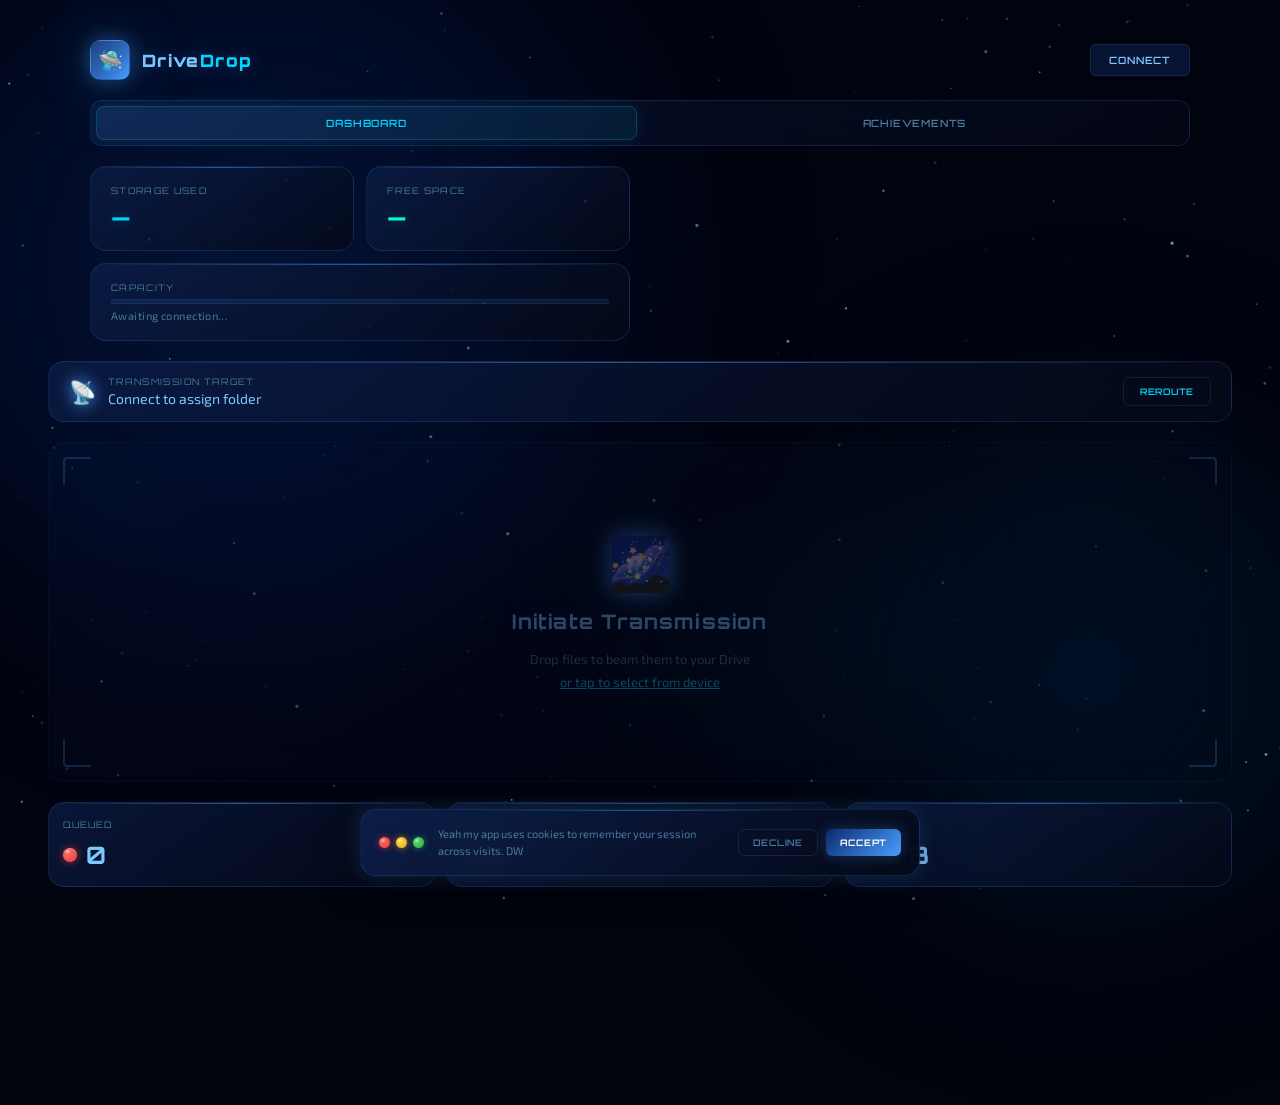
<file: index.html>
<!DOCTYPE html>
<html lang="en">
<head>
  <meta charset="UTF-8"/>
  <meta name="viewport" content="width=device-width, initial-scale=1.0"/>
  <title>DriveDrop — Interstellar</title>
  <link href="https://fonts.googleapis.com/css2?family=Orbitron:wght@400;600;700;900&family=Exo+2:wght@300;400;500&display=swap" rel="stylesheet"/>
  <link rel="stylesheet" href="style.css"/>
</head>
<body>

<canvas id="starfield"></canvas>
<div class="nebula nebula-1"></div>
<div class="nebula nebula-2"></div>
<div class="nebula nebula-3"></div>

<div class="app">

  <header>
    <div class="logo">
      <div class="logo-icon">🛸</div>
      <div class="logo-text">Drive<span>Drop</span></div>
    </div>
    <button id="authBtn" onclick="handleAuth()">Connect</button>
  </header>
<div class="tab-bar">
    <button class="tab-btn active" onclick="switchTab('dashboard')">Dashboard</button>
    <button class="tab-btn" onclick="switchTab('achievements')">
      Achievements
      <span class="tab-badge hidden" id="achievementBadge">0</span>
    </button>
</div>
 <div id="tabDashboard" class="tab-content"> 
  <div class="info-grid">
    <div class="info-card panel">
      <div class="info-label">Storage Used</div>
      <div class="info-value accent" id="infoUsed">—</div>
    </div>
    <div class="info-card panel">
      <div class="info-label">Free Space</div>
      <div class="info-value green" id="infoFree">—</div>
    </div>
    <div class="info-card wide panel">
      <div class="info-label">Capacity</div>
      <div class="storage-bar-wrap"><div class="storage-bar-fill" id="storageBar" style="width:0%"></div></div>
      <div class="storage-text" id="storageText">Awaiting connection…</div>
    </div>
  </div>
 </div>
  <div id="tabAchievements" class="tab-content hidden">
    <div class="achievements-header">
      <div class="ach-title-row">
        <div class="ach-main-title">Mission Logs</div>
        <div class="ach-progress-pill" id="achProgressPill">0 / 0 Unlocked</div>
      </div>
      <div class="ach-progress-bar-wrap">
        <div class="ach-progress-bar-fill" id="achProgressBar" style="width:0%"></div>
      </div>
    </div>
    <div class="ach-category-label">Upload Milestones</div>
    <div class="ach-grid" id="achGridMilestones"></div>
    <div class="ach-category-label">Data Volume</div>
    <div class="ach-grid" id="achGridData"></div>
    <div class="ach-category-label">Fun & Quirky</div>
    <div class="ach-grid" id="achGridFun"></div>
  </div>
  <div class="folder-bar panel">
    <div class="folder-left">
      <div class="folder-emoji">📡</div>
      <div class="folder-info">
        <div class="folder-label">Transmission Target</div>
        <div class="folder-name" id="folderName">Connect to assign folder</div>
      </div>
    </div>
    <button class="folder-change-btn" onclick="openFolderModal()">Reroute</button>
  </div>

  <div class="dropzone-wrapper">
    <div id="dropzone" class="disabled"
         ondragover="onDragOver(event)" ondragleave="onDragLeave()" ondrop="onDrop(event)">
      <div class="warp-ring"></div>
      <div class="warp-ring"></div>
      <div class="warp-ring"></div>
      <div class="drop-corner-tr"></div>
      <div class="drop-corner-bl"></div>
      <div class="drop-inner-glow"></div>
      <div class="drop-icon">🌌</div>
      <div class="drop-title">Initiate Transmission</div>
      <div class="drop-sub">
        Drop files to beam them to your Drive<br/>
        <span class="drop-browse">or tap to select from device</span>
      </div>
        <label id="fileLabel" style="position:absolute;inset:0;cursor:pointer;z-index:1;">
            <input type="file" id="fileInput" multiple onchange="onFileSelect(event)" style="display:none"/>
        </label>
    </div>
  </div>

  <div class="stats-row">
    <div class="stat-card panel">
      <div class="stat-label">Queued</div>
      <div class="stat-dot-row">
        <div class="stat-dot red"></div>
        <div class="stat-value" id="statQueued">0</div>
      </div>
    </div>
    <div class="stat-card panel">
      <div class="stat-label">Beamed</div>
      <div class="stat-dot-row">
        <div class="stat-dot green"></div>
        <div class="stat-value" id="statDone">0</div>
      </div>
    </div>
    <div class="stat-card panel">
      <div class="stat-label">Data</div>
      <div class="stat-dot-row">
        <div class="stat-dot yellow"></div>
        <div class="stat-value" id="statSize">0 B</div>
      </div>
    </div>
  </div>

  <div class="queue-wrapper hidden" id="queueWrapper">
    <div class="queue-header">— Transmission Log —</div>
    <div id="fileList"></div>
  </div>

</div>

<footer class="site-footer">
  <div class="footer-left">
    <div class="footer-logo">
      <div class="footer-logo-icon">🛸</div>
      <div class="footer-logo-text">Drive<span>Drop</span></div>
    </div>
    <div class="footer-made">
      Made with <span class="footer-heart">♥</span> by Harsh
    </div>
  </div>

  <div class="footer-divider"></div>

  <div class="footer-right">
    <div class="footer-right-label">Info</div>
    <div class="footer-links">
      <a class="footer-link" href="privacy-policy.html" target="_blank" rel="noopener">
        <svg xmlns="http://www.w3.org/2000/svg" width="13" height="13" viewBox="0 0 24 24" fill="none" stroke="currentColor" stroke-width="2" stroke-linecap="round" stroke-linejoin="round">
          <path d="M12 22s8-4 8-10V5l-8-3-8 3v7c0 6 8 10 8 10z"/>
        </svg>
        Privacy Policy
      </a>
      <a class="footer-link" href="mailto:harshch2208t@gmail.com">
        <svg xmlns="http://www.w3.org/2000/svg" width="13" height="13" viewBox="0 0 24 24" fill="none" stroke="currentColor" stroke-width="2" stroke-linecap="round" stroke-linejoin="round">
          <rect x="2" y="4" width="20" height="16" rx="2"/>
          <path d="m22 7-8.97 5.7a1.94 1.94 0 0 1-2.06 0L2 7"/>
        </svg>
        harshch2208t@gmail.com
      </a>
      <a class="footer-link" href="https://github.com/harshc01/driveDrop" target="_blank" rel="noopener">
        <svg xmlns="http://www.w3.org/2000/svg" width="13" height="13" viewBox="0 0 24 24" fill="none" stroke="currentColor" stroke-width="2" stroke-linecap="round" stroke-linejoin="round">
          <path d="M9 19c-5 1.5-5-2.5-7-3m14 6v-3.87a3.37 3.37 0 0 0-.94-2.61c3.14-.35 6.44-1.54 6.44-7A5.44 5.44 0 0 0 20 4.77 5.07 5.07 0 0 0 19.91 1S18.73.65 16 2.48a13.38 13.38 0 0 0-7 0C6.27.65 5.09 1 5.09 1A5.07 5.07 0 0 0 5 4.77a5.44 5.44 0 0 0-1.5 3.78c0 5.42 3.3 6.61 6.44 7A3.37 3.37 0 0 0 9 18.13V22"/>
        </svg>
        Contribute on GitHub
      </a>
    </div>
  </div>
</footer>

<div class="modal-overlay" id="folderModal" onclick="closeFolderModalOutside(event)">
  <div class="modal">
    <div class="modal-title">Select Transmission Target</div>
    <div class="modal-sub">Create a new folder or pick an existing one in your Drive.</div>
    <div class="modal-input-row">
      <input class="modal-input" id="newFolderInput" type="text" placeholder="New folder name…"/>
      <button class="modal-create-btn" onclick="createAndSelectFolder()">Create</button>
    </div>
    <div class="modal-divider">or existing</div>
    <div class="folder-list" id="folderList">
      <div class="folder-list-placeholder">Scanning Drive…</div>
    </div>
    <button class="modal-cancel" onclick="closeFolderModal()">Abort</button>
  </div>
</div>

  <div class="achievement-unlock-overlay" id="achievementOverlay">
  <div class="achievement-unlock-box">
    <div class="aub-stars">
      <div class="aub-star s1">✦</div>
      <div class="aub-star s2">✦</div>
      <div class="aub-star s3">✦</div>
      <div class="aub-star s4">✦</div>
      <div class="aub-star s5">✦</div>
    </div>
    <div class="aub-label">Achievement Unlocked</div>
    <div class="aub-icon" id="aubIcon">🛸</div>
    <div class="aub-name" id="aubName"></div>
    <div class="aub-desc" id="aubDesc"></div>
    <div class="aub-glow"></div>
    <button class="aub-close" onclick="closeAchievementOverlay()">Continue Mission</button>
  </div>
  </div>
  
<div id="toast"></div>

 <div class="cookie-bar" id="cookieBar">
  <div class="cookie-lights">
    <span class="cookie-dot red"></span>
    <span class="cookie-dot yellow"></span>
    <span class="cookie-dot green"></span>
  </div>
  <p class="cookie-text">Yeah my app uses cookies to remember your session across visits. DW</p>
  <div class="cookie-actions">
    <button class="cookie-decline" onclick="declineCookies()">Decline</button>
    <button class="cookie-accept" onclick="acceptCookies()">Accept</button>
  </div>
 </div>
<script src="https://accounts.google.com/gsi/client" async defer></script>
<script src="app.js"></script>
</body>
</html>
</file>
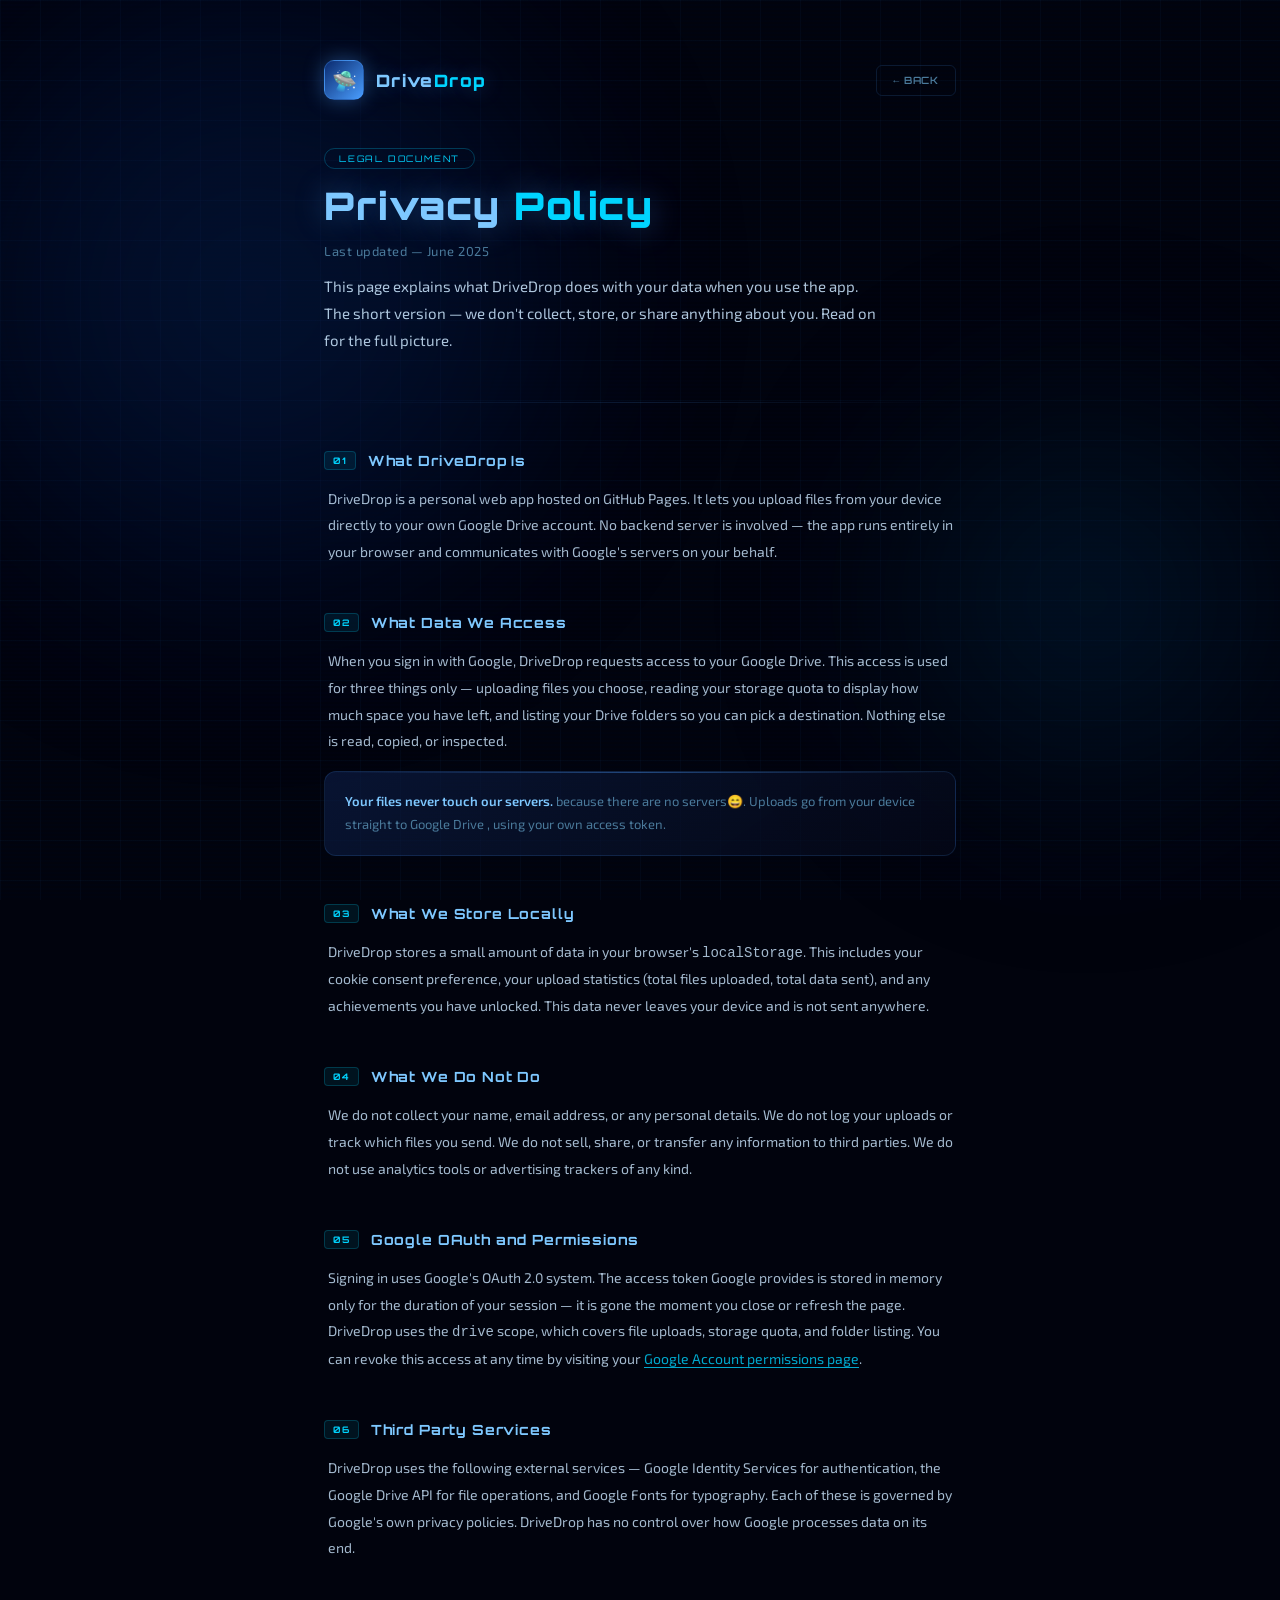
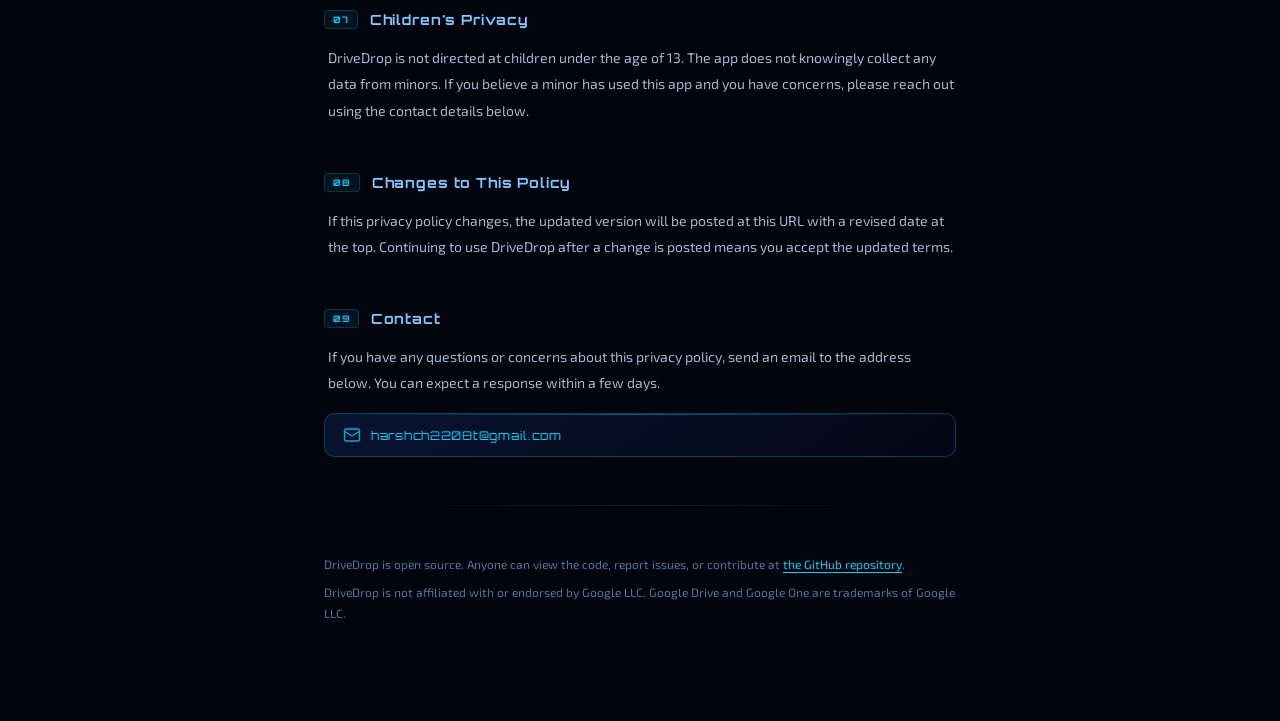
<file: privacy-policy.html>
<!DOCTYPE html>
<html lang="en">
<head>
  <meta charset="UTF-8"/>
  <meta name="viewport" content="width=device-width, initial-scale=1.0"/>
  <title>Privacy Policy — DriveDrop</title>
  <link href="https://fonts.googleapis.com/css2?family=Orbitron:wght@400;600;700;900&family=Exo+2:wght@300;400;500&display=swap" rel="stylesheet"/>
  <style>
    *, *::before, *::after { box-sizing: border-box; margin: 0; padding: 0; }

    :root {
      --space:   #01030d;
      --nebula2: #0a2a6e;
      --star:    #4a9eff;
      --starlit: #7ec8ff;
      --aurora:  #00d4ff;
      --text:    #cde8ff;
      --muted:   #4a7a9b;
      --border:  rgba(74,158,255,0.15);
      --glow-sm: rgba(74,158,255,0.25);
      --glow-md: rgba(74,158,255,0.4);
    }

    html, body {
      min-height: 100%;
      background: var(--space);
      color: var(--text);
      font-family: 'Exo 2', sans-serif;
      overflow-x: hidden;
    }

    body::before {
      content: '';
      position: fixed;
      inset: 0;
      background-image:
        linear-gradient(rgba(74,158,255,0.04) 1px, transparent 1px),
        linear-gradient(90deg, rgba(74,158,255,0.04) 1px, transparent 1px);
      background-size: 40px 40px;
      pointer-events: none;
      z-index: 0;
    }

    .nebula {
      position: fixed;
      pointer-events: none;
      z-index: 0;
      border-radius: 50%;
      filter: blur(80px);
      opacity: 0.3;
    }

    .nebula-1 {
      width: 60vw; height: 60vw;
      top: -10%; left: -10%;
      background: radial-gradient(circle, #0d3a8a 0%, #03154a 50%, transparent 70%);
    }

    .nebula-2 {
      width: 40vw; height: 40vw;
      bottom: 5%; right: -5%;
      background: radial-gradient(circle, #003d6b 0%, #001529 50%, transparent 70%);
    }

    body::after {
      content: '';
      position: fixed;
      inset: 0;
      z-index: 1;
      pointer-events: none;
      background: repeating-linear-gradient(
        0deg, transparent, transparent 2px,
        rgba(0,20,60,0.06) 2px, rgba(0,20,60,0.06) 4px
      );
    }

    .page {
      position: relative;
      z-index: 2;
      max-width: 680px;
      margin: 0 auto;
      padding: 60px 24px 100px;
      display: flex;
      flex-direction: column;
      gap: 48px;
    }

    .site-header {
      display: flex;
      align-items: center;
      gap: 12px;
      animation: fadeDown 0.7s ease both;
    }

    @keyframes fadeDown {
      from { opacity: 0; transform: translateY(-16px); }
      to   { opacity: 1; transform: translateY(0); }
    }

    @keyframes fadeUp {
      from { opacity: 0; transform: translateY(20px); }
      to   { opacity: 1; transform: translateY(0); }
    }

    .logo-icon {
      width: 40px; height: 40px;
      background: linear-gradient(135deg, var(--nebula2), var(--star));
      border-radius: 10px;
      display: flex; align-items: center; justify-content: center;
      font-size: 20px;
      box-shadow: 0 0 20px var(--glow-md);
      border: 1px solid rgba(74,158,255,0.3);
    }

    .logo-text {
      font-family: 'Orbitron', monospace;
      font-weight: 900;
      font-size: 17px;
      letter-spacing: 0.08em;
      color: var(--starlit);
      text-shadow: 0 0 20px var(--glow-md);
    }

    .logo-text span { color: var(--aurora); }

    .back-link {
      margin-left: auto;
      font-family: 'Orbitron', monospace;
      font-size: 10px;
      font-weight: 600;
      letter-spacing: 0.08em;
      text-transform: uppercase;
      color: var(--muted);
      text-decoration: none;
      border: 1px solid var(--border);
      padding: 8px 16px;
      border-radius: 6px;
      transition: all 0.2s;
    }

    .back-link:hover {
      color: var(--aurora);
      border-color: var(--aurora);
      box-shadow: 0 0 12px rgba(0,212,255,0.15);
    }

    .hero {
      display: flex;
      flex-direction: column;
      gap: 14px;
      animation: fadeUp 0.7s 0.1s ease both;
      opacity: 0;
    }

    .hero-tag {
      font-family: 'Orbitron', monospace;
      font-size: 9px;
      letter-spacing: 0.2em;
      text-transform: uppercase;
      color: var(--aurora);
      border: 1px solid rgba(0,212,255,0.25);
      border-radius: 99px;
      padding: 4px 14px;
      width: fit-content;
    }

    .hero-title {
      font-family: 'Orbitron', monospace;
      font-weight: 900;
      font-size: clamp(26px, 5vw, 38px);
      color: var(--starlit);
      letter-spacing: 0.04em;
      line-height: 1.2;
      text-shadow: 0 0 30px var(--glow-md);
    }

    .hero-title span { color: var(--aurora); }

    .hero-meta {
      font-size: 13px;
      color: var(--muted);
      letter-spacing: 0.04em;
    }

    .hero-desc {
      font-size: 15px;
      color: var(--text);
      line-height: 1.8;
      max-width: 560px;
      opacity: 0.85;
    }

    .section {
      display: flex;
      flex-direction: column;
      gap: 16px;
      animation: fadeUp 0.7s ease both;
      opacity: 0;
    }

    .section:nth-child(3) { animation-delay: 0.15s; }
    .section:nth-child(4) { animation-delay: 0.2s; }
    .section:nth-child(5) { animation-delay: 0.25s; }
    .section:nth-child(6) { animation-delay: 0.3s; }
    .section:nth-child(7) { animation-delay: 0.35s; }
    .section:nth-child(8) { animation-delay: 0.4s; }
    .section:nth-child(9) { animation-delay: 0.45s; }

    .section-label {
      display: flex;
      align-items: center;
      gap: 12px;
    }

    .section-num {
      font-family: 'Orbitron', monospace;
      font-size: 9px;
      font-weight: 700;
      color: var(--aurora);
      background: rgba(0,212,255,0.08);
      border: 1px solid rgba(0,212,255,0.2);
      border-radius: 4px;
      padding: 3px 8px;
      letter-spacing: 0.1em;
      flex-shrink: 0;
    }

    .section-title {
      font-family: 'Orbitron', monospace;
      font-weight: 700;
      font-size: 14px;
      color: var(--starlit);
      letter-spacing: 0.06em;
    }

    .section-body {
      font-size: 14px;
      color: var(--text);
      line-height: 1.9;
      opacity: 0.8;
      padding-left: 4px;
    }

    .section-body a {
      color: var(--aurora);
      text-decoration: underline;
      text-underline-offset: 3px;
    }

    .highlight-box {
      background: linear-gradient(145deg, rgba(13,31,74,0.6), rgba(5,9,24,0.7));
      border: 1px solid var(--border);
      border-radius: 12px;
      padding: 18px 20px;
      font-size: 13px;
      color: var(--muted);
      line-height: 1.8;
      position: relative;
      overflow: hidden;
    }

    .highlight-box::before {
      content: '';
      position: absolute;
      top: 0; left: 0; right: 0; height: 1px;
      background: linear-gradient(90deg, transparent, var(--star), transparent);
      opacity: 0.4;
    }

    .highlight-box strong {
      color: var(--starlit);
      font-weight: 600;
    }

    .divider {
      width: 100%;
      height: 1px;
      background: linear-gradient(90deg, transparent, var(--border), transparent);
    }

    .footer {
      display: flex;
      flex-direction: column;
      gap: 8px;
      animation: fadeUp 0.7s 0.5s ease both;
      opacity: 0;
    }

    .footer-text {
      font-size: 12px;
      color: var(--muted);
      line-height: 1.7;
    }

    .footer-text a {
      color: var(--aurora);
      text-decoration: underline;
      text-underline-offset: 3px;
    }

    .contact-email {
      display: inline-flex;
      align-items: center;
      gap: 10px;
      font-family: 'Orbitron', monospace;
      font-size: 12px;
      letter-spacing: 0.06em;
      color: var(--aurora);
      background: linear-gradient(145deg, rgba(13,31,74,0.6), rgba(5,9,24,0.7));
      border: 1px solid rgba(0,212,255,0.25);
      border-radius: 10px;
      padding: 12px 18px;
      text-decoration: none;
      transition: all 0.25s;
      position: relative;
      overflow: hidden;
    }

    .contact-email::before {
      content: '';
      position: absolute;
      top: 0; left: 0; right: 0; height: 1px;
      background: linear-gradient(90deg, transparent, var(--aurora), transparent);
      opacity: 0.4;
    }

    .contact-email:hover {
      border-color: var(--aurora);
      box-shadow: 0 0 20px rgba(0,212,255,0.15);
      background: linear-gradient(145deg, rgba(13,31,74,0.8), rgba(5,9,24,0.9));
    }

    .contact-email svg {
      flex-shrink: 0;
      opacity: 0.8;
    }
  </style>
</head>
<body>

<div class="nebula nebula-1"></div>
<div class="nebula nebula-2"></div>

<div class="page">

  <header class="site-header">
    <div class="logo-icon">🛸</div>
    <div class="logo-text">Drive<span>Drop</span></div>
    <a class="back-link" href="index.html">← Back</a>
  </header>

  <div class="hero">
    <div class="hero-tag">Legal Document</div>
    <div class="hero-title">Privacy <span>Policy</span></div>
    <div class="hero-meta">Last updated — June 2025</div>
    <div class="hero-desc">
      This page explains what DriveDrop does with your data when you use the app.
      The short version — we don't collect, store, or share anything about you.
      Read on for the full picture.
    </div>
  </div>

  <div class="divider"></div>

  <div class="section">
    <div class="section-label">
      <div class="section-num">01</div>
      <div class="section-title">What DriveDrop Is</div>
    </div>
    <div class="section-body">
      DriveDrop is a personal web app hosted on GitHub Pages. It lets you upload files from your device directly to your own Google Drive account. No backend server is involved — the app runs entirely in your browser and communicates with Google's servers on your behalf.
    </div>
  </div>

  <div class="section">
    <div class="section-label">
      <div class="section-num">02</div>
      <div class="section-title">What Data We Access</div>
    </div>
    <div class="section-body">
      When you sign in with Google, DriveDrop requests access to your Google Drive. This access is used for three things only — uploading files you choose, reading your storage quota to display how much space you have left, and listing your Drive folders so you can pick a destination. Nothing else is read, copied, or inspected.
    </div>
    <div class="highlight-box">
      <strong>Your files never touch our servers.</strong> because there are no servers😄. Uploads go from your device straight to Google Drive , using your own access token.
    </div>
  </div>

  <div class="section">
    <div class="section-label">
      <div class="section-num">03</div>
      <div class="section-title">What We Store Locally</div>
    </div>
    <div class="section-body">
      DriveDrop stores a small amount of data in your browser's <code>localStorage</code>. This includes your cookie consent preference, your upload statistics (total files uploaded, total data sent), and any achievements you have unlocked. This data never leaves your device and is not sent anywhere.
    </div>
  </div>

  <div class="section">
    <div class="section-label">
      <div class="section-num">04</div>
      <div class="section-title">What We Do Not Do</div>
    </div>
    <div class="section-body">
      We do not collect your name, email address, or any personal details. We do not log your uploads or track which files you send. We do not sell, share, or transfer any information to third parties. We do not use analytics tools or advertising trackers of any kind.
    </div>
  </div>

  <div class="section">
    <div class="section-label">
      <div class="section-num">05</div>
      <div class="section-title">Google OAuth and Permissions</div>
    </div>
    <div class="section-body">
      Signing in uses Google's OAuth 2.0 system. The access token Google provides is stored in memory only for the duration of your session — it is gone the moment you close or refresh the page. DriveDrop uses the <code>drive</code> scope, which covers file uploads, storage quota, and folder listing. You can revoke this access at any time by visiting your <a href="https://myaccount.google.com/permissions" target="_blank" rel="noopener">Google Account permissions page</a>.
    </div>
  </div>

  <div class="section">
    <div class="section-label">
      <div class="section-num">06</div>
      <div class="section-title">Third Party Services</div>
    </div>
    <div class="section-body">
      DriveDrop uses the following external services — Google Identity Services for authentication, the Google Drive API for file operations, and Google Fonts for typography. Each of these is governed by Google's own privacy policies. DriveDrop has no control over how Google processes data on its end.
    </div>
  </div>

  <div class="section">
    <div class="section-label">
      <div class="section-num">07</div>
      <div class="section-title">Children's Privacy</div>
    </div>
    <div class="section-body">
      DriveDrop is not directed at children under the age of 13. The app does not knowingly collect any data from minors. If you believe a minor has used this app and you have concerns, please reach out using the contact details below.
    </div>
  </div>

  <div class="section">
    <div class="section-label">
      <div class="section-num">08</div>
      <div class="section-title">Changes to This Policy</div>
    </div>
    <div class="section-body">
      If this privacy policy changes, the updated version will be posted at this URL with a revised date at the top. Continuing to use DriveDrop after a change is posted means you accept the updated terms.
    </div>
  </div>

  <div class="section">
    <div class="section-label">
      <div class="section-num">09</div>
      <div class="section-title">Contact</div>
    </div>
    <div class="section-body">
      If you have any questions or concerns about this privacy policy, send an email to the address below. You can expect a response within a few days.
    </div>
    <a class="contact-email" href="mailto:harshch2208t@gmail.com">
      <svg xmlns="http://www.w3.org/2000/svg" width="18" height="18" viewBox="0 0 24 24" fill="none" stroke="currentColor" stroke-width="1.8" stroke-linecap="round" stroke-linejoin="round">
        <rect x="2" y="4" width="20" height="16" rx="2"/>
        <path d="m22 7-8.97 5.7a1.94 1.94 0 0 1-2.06 0L2 7"/>
      </svg>
      harshch2208t@gmail.com
    </a>
  </div>

  <div class="divider"></div>

  <div class="footer">
    <div class="footer-text">
      DriveDrop is open source. Anyone can view the code, report issues, or contribute at <a href="https://github.com/harshc01/driveDrop" target="_blank" rel="noopener"> the GitHub repository</a>.
    </div>
    <div class="footer-text">
      DriveDrop is not affiliated with or endorsed by Google LLC. Google Drive and Google One are trademarks of Google LLC.
    </div>
  </div>

</div>
</body>
</html>
</file>
<file: style.css>
*, *::before, *::after {
  box-sizing: border-box;
  margin: 0;
  padding: 0;
}

:root {
  --space:    #01030d;
  --deep:     #050918;
  --nebula2:  #0a2a6e;
  --star:     #4a9eff;
  --starlit:  #7ec8ff;
  --aurora:   #00d4ff;
  --success:  #00ffcc;
  --error:    #ff4d6d;
  --warning:  #ffd166;
  --text:     #cde8ff;
  --muted:    #4a7a9b;
  --border:   rgba(74,158,255,0.15);
  --glow-sm:  rgba(74,158,255,0.25);
  --glow-md:  rgba(74,158,255,0.4);
  --glow-lg:  rgba(0,212,255,0.2);
}

html, body {
  height: 100%;
  background: var(--space);
  color: var(--text);
  font-family: 'Exo 2', sans-serif;
  overflow-x: hidden;
}

#starfield {
  position: fixed;
  inset: 0;
  z-index: 0;
  pointer-events: none;
}

.nebula {
  position: fixed;
  pointer-events: none;
  z-index: 0;
  border-radius: 50%;
  filter: blur(80px);
  opacity: 0.35;
}

.nebula-1 {
  width: 70vw;
  height: 70vw;
  top: -20%;
  left: -15%;
  background: radial-gradient(circle, #0d3a8a 0%, #03154a 50%, transparent 70%);
  animation: nebulaFloat 25s ease-in-out infinite alternate;
}

.nebula-2 {
  width: 50vw;
  height: 50vw;
  bottom: -10%;
  right: -10%;
  background: radial-gradient(circle, #003d6b 0%, #001529 50%, transparent 70%);
  animation: nebulaFloat 20s ease-in-out infinite alternate-reverse;
}

.nebula-3 {
  width: 40vw;
  height: 40vw;
  top: 40%;
  left: 40%;
  background: radial-gradient(circle, rgba(0,212,255,0.12) 0%, transparent 70%);
  animation: nebulaFloat 30s ease-in-out infinite alternate;
}

@keyframes nebulaFloat {
  from { transform: translate(0,0) scale(1); }
  to   { transform: translate(4vw,3vh) scale(1.08); }
}

body::after {
  content: '';
  position: fixed;
  inset: 0;
  z-index: 1;
  pointer-events: none;
  background: repeating-linear-gradient(
    0deg,
    transparent,
    transparent 2px,
    rgba(0,20,60,0.08) 2px,
    rgba(0,20,60,0.08) 4px
  );
}

.app {
  position: relative;
  z-index: 2;
  min-height: 100vh;
  display: flex;
  flex-direction: column;
  align-items: center;
  padding: 36px 18px 80px;
  gap: 20px;
  max-width: 620px;
  margin: 0 auto;
}

@keyframes fadeDown {
  from { opacity: 0; transform: translateY(-18px); }
  to   { opacity: 1; transform: translateY(0); }
}

@keyframes fadeUp {
  from { opacity: 0; transform: translateY(22px); }
  to   { opacity: 1; transform: translateY(0); }
}

@keyframes slideIn {
  from { opacity: 0; transform: translateX(-12px); }
  to   { opacity: 1; transform: translateX(0); }
}

header {
  width: 100%;
  display: flex;
  align-items: center;
  justify-content: space-between;
  animation: fadeDown 0.7s ease both;
}

.logo {
  display: flex;
  align-items: center;
  gap: 12px;
}

.logo-icon {
  width: 40px;
  height: 40px;
  background: linear-gradient(135deg, var(--nebula2), var(--star));
  border-radius: 10px;
  display: flex;
  align-items: center;
  justify-content: center;
  font-size: 20px;
  box-shadow: 0 0 20px var(--glow-md), 0 0 60px var(--glow-sm);
  border: 1px solid rgba(74,158,255,0.3);
  position: relative;
  overflow: hidden;
}

.logo-icon::after {
  content: '';
  position: absolute;
  inset: 0;
  background: linear-gradient(135deg, rgba(255,255,255,0.1) 0%, transparent 60%);
}

.logo-text {
  font-family: 'Orbitron', monospace;
  font-weight: 900;
  font-size: 17px;
  letter-spacing: 0.08em;
  color: var(--starlit);
  text-shadow: 0 0 20px var(--glow-md);
}

.logo-text span {
  color: var(--aurora);
}

#authBtn {
  font-family: 'Orbitron', monospace;
  font-size: 10px;
  font-weight: 600;
  padding: 9px 18px;
  border-radius: 6px;
  border: 1px solid var(--border);
  background: rgba(13,31,74,0.6);
  color: var(--starlit);
  cursor: pointer;
  letter-spacing: 0.08em;
  transition: all 0.25s;
  backdrop-filter: blur(8px);
  text-transform: uppercase;
}

#authBtn:hover {
  border-color: var(--star);
  color: var(--aurora);
  box-shadow: 0 0 18px var(--glow-sm), inset 0 0 18px rgba(74,158,255,0.08);
}

#authBtn.signed-in {
  border-color: var(--success);
  color: var(--success);
  box-shadow: 0 0 14px rgba(0,255,204,0.2);
}

.panel {
  background: linear-gradient(145deg, rgba(13,31,74,0.7), rgba(5,9,24,0.8));
  border: 1px solid var(--border);
  border-radius: 16px;
  backdrop-filter: blur(16px);
  position: relative;
  overflow: hidden;
}

.panel::before {
  content: '';
  position: absolute;
  top: 0;
  left: 0;
  right: 0;
  height: 1px;
  background: linear-gradient(90deg, transparent, var(--star), transparent);
  opacity: 0.5;
}

.info-grid {
  width: 100%;
  display: grid;
  grid-template-columns: 1fr 1fr;
  gap: 12px;
  animation: fadeUp 0.7s 0.1s ease both;
  opacity: 0;
  align-self: stretch;
}

.info-card {
  padding: 18px 20px;
  width: 100%;
}

.info-card.wide {
  grid-column: span 2;
}

.info-label {
  font-family: 'Orbitron', monospace;
  font-size: 9px;
  color: var(--muted);
  text-transform: uppercase;
  letter-spacing: 0.15em;
  margin-bottom: 6px;
}

.info-value {
  font-family: 'Orbitron', monospace;
  font-weight: 700;
  font-size: 22px;
  color: var(--starlit);
  text-shadow: 0 0 12px var(--glow-sm);
}

.info-value.accent {
  color: var(--aurora);
  text-shadow: 0 0 16px rgba(0,212,255,0.4);
}

.info-value.green {
  color: var(--success);
  text-shadow: 0 0 16px rgba(0,255,204,0.3);
}

.info-value.warn {
  color: var(--warning);
}

.storage-bar-wrap {
  width: 100%;
  height: 5px;
  background: rgba(74,158,255,0.1);
  border-radius: 99px;
  overflow: hidden;
  margin-top: 6px;
  border: 1px solid rgba(74,158,255,0.1);
}

.storage-bar-fill {
  height: 100%;
  border-radius: 99px;
  background: linear-gradient(90deg, var(--star), var(--aurora));
  box-shadow: 0 0 10px var(--glow-sm);
  transition: width 1s ease;
}

.storage-bar-fill.warn {
  background: linear-gradient(90deg, var(--warning), #f97316);
}

.storage-bar-fill.crit {
  background: linear-gradient(90deg, var(--error), #dc2626);
}

.storage-text {
  font-size: 11px;
  color: var(--muted);
  margin-top: 5px;
  letter-spacing: 0.04em;
}

.folder-bar {
  width: 100%;
  padding: 14px 20px;
  display: flex;
  align-items: center;
  justify-content: space-between;
  gap: 12px;
  animation: fadeUp 0.7s 0.2s ease both;
  opacity: 0;
}

.folder-left {
  display: flex;
  align-items: center;
  gap: 12px;
  min-width: 0;
}

.folder-emoji {
  font-size: 22px;
  flex-shrink: 0;
  filter: drop-shadow(0 0 8px var(--star));
}

.folder-info {
  min-width: 0;
}

.folder-label {
  font-family: 'Orbitron', monospace;
  font-size: 9px;
  color: var(--muted);
  text-transform: uppercase;
  letter-spacing: 0.15em;
  margin-bottom: 3px;
}

.folder-name {
  font-size: 14px;
  color: var(--starlit);
  white-space: nowrap;
  overflow: hidden;
  text-overflow: ellipsis;
}

.folder-change-btn {
  font-family: 'Orbitron', monospace;
  font-size: 9px;
  font-weight: 600;
  padding: 8px 16px;
  border-radius: 6px;
  border: 1px solid var(--border);
  background: transparent;
  color: var(--aurora);
  cursor: pointer;
  white-space: nowrap;
  letter-spacing: 0.08em;
  text-transform: uppercase;
  transition: all 0.25s;
  flex-shrink: 0;
}

.folder-change-btn:hover {
  border-color: var(--aurora);
  box-shadow: 0 0 14px var(--glow-lg);
  background: rgba(0,212,255,0.05);
}

.dropzone-wrapper {
  width: 100%;
  animation: fadeUp 0.7s 0.3s ease both;
  opacity: 0;
}

#dropzone {
  width: 100%;
  min-height: 200px;
  border: 1px solid var(--border);
  border-radius: 16px;
  background: linear-gradient(145deg, rgba(13,31,74,0.5), rgba(5,9,24,0.7));
  display: flex;
  flex-direction: column;
  align-items: center;
  justify-content: center;
  gap: 14px;
  cursor: pointer;
  transition: all 0.3s ease;
  padding: 40px 24px;
  position: relative;
  overflow: hidden;
  backdrop-filter: blur(16px);
}

#dropzone::before,
#dropzone::after {
  content: '';
  position: absolute;
  width: 28px;
  height: 28px;
  border-color: var(--star);
  border-style: solid;
  border-width: 0;
  transition: all 0.3s;
  opacity: 0.6;
}

#dropzone::before {
  top: 14px;
  left: 14px;
  border-top-width: 2px;
  border-left-width: 2px;
  border-radius: 4px 0 0 0;
}

#dropzone::after {
  bottom: 14px;
  right: 14px;
  border-bottom-width: 2px;
  border-right-width: 2px;
  border-radius: 0 0 4px 0;
}

.drop-corner-tr,
.drop-corner-bl {
  position: absolute;
  width: 28px;
  height: 28px;
  border-color: var(--star);
  border-style: solid;
  border-width: 0;
  transition: all 0.3s;
  opacity: 0.6;
}

.drop-corner-tr {
  top: 14px;
  right: 14px;
  border-top-width: 2px;
  border-right-width: 2px;
  border-radius: 0 4px 0 0;
}

.drop-corner-bl {
  bottom: 14px;
  left: 14px;
  border-bottom-width: 2px;
  border-left-width: 2px;
  border-radius: 0 0 0 4px;
}

.drop-inner-glow {
  position: absolute;
  inset: 0;
  background: radial-gradient(ellipse at 50% 50%, rgba(0,212,255,0.04), transparent 70%);
  opacity: 0;
  transition: opacity 0.4s;
}

#dropzone.drag-over {
  border-color: var(--aurora);
  box-shadow: 0 0 50px rgba(0,212,255,0.25), inset 0 0 50px rgba(0,212,255,0.04);
}

#dropzone.drag-over .drop-inner-glow {
  opacity: 1;
}

#dropzone.drag-over::before,
#dropzone.drag-over::after,
#dropzone.drag-over .drop-corner-tr,
#dropzone.drag-over .drop-corner-bl {
  border-color: var(--aurora);
  opacity: 1;
  box-shadow: 0 0 10px var(--glow-md);
}

#dropzone.disabled {
  opacity: 0.35;
  pointer-events: none;
}

.drop-icon {
  font-size: 44px;
  filter: drop-shadow(0 0 12px var(--star));
  transition: transform 0.4s cubic-bezier(0.34,1.56,0.64,1);
}

#dropzone.drag-over .drop-icon {
  transform: scale(1.2) translateY(-6px);
}

.drop-title {
  font-family: 'Orbitron', monospace;
  font-weight: 700;
  font-size: 16px;
  color: var(--starlit);
  text-align: center;
  letter-spacing: 0.06em;
  text-shadow: 0 0 20px var(--glow-sm);
}

.drop-sub {
  font-size: 12px;
  color: var(--muted);
  text-align: center;
  line-height: 1.8;
}

.drop-browse {
  color: var(--aurora);
  text-decoration: underline;
  cursor: pointer;
}

#fileInput {
  display: none;
}

.warp-ring {
  position: absolute;
  width: 120px;
  height: 120px;
  border: 1px solid rgba(0,212,255,0.2);
  border-radius: 50%;
  animation: warpPulse 2.5s ease-out infinite;
  opacity: 0;
  pointer-events: none;
}

.warp-ring:nth-child(2) { animation-delay: 0.8s; }
.warp-ring:nth-child(3) { animation-delay: 1.6s; }

#dropzone.drag-over .warp-ring {
  opacity: 1;
}

@keyframes warpPulse {
  0%   { transform: scale(0.5); opacity: 0.6; }
  100% { transform: scale(3);   opacity: 0; }
}

.stats-row {
  width: 100%;
  display: grid;
  grid-template-columns: 1fr 1fr 1fr;
  gap: 10px;
  animation: fadeUp 0.7s 0.4s ease both;
  opacity: 0;
}

.stat-card {
  padding: 16px 14px;
}

.stat-label {
  font-family: 'Orbitron', monospace;
  font-size: 9px;
  color: var(--muted);
  text-transform: uppercase;
  letter-spacing: 0.12em;
  margin-bottom: 10px;
}

.stat-dot-row {
  display: flex;
  align-items: center;
  gap: 9px;
}

.stat-dot {
  width: 14px;
  height: 14px;
  border-radius: 50%;
  flex-shrink: 0;
  box-shadow: 0 0 8px var(--dot-glow), inset 0 1px 2px rgba(255,255,255,0.3);
  transition: transform 0.2s, box-shadow 0.2s;
  position: relative;
}

.stat-dot::after {
  content: '';
  position: absolute;
  top: 2px;
  left: 3px;
  width: 4px;
  height: 3px;
  background: rgba(255,255,255,0.4);
  border-radius: 50%;
  transform: rotate(-30deg);
}

.stat-dot:hover {
  transform: scale(1.2);
  box-shadow: 0 0 16px var(--dot-glow), inset 0 1px 2px rgba(255,255,255,0.3);
}

.stat-dot.red {
  background: radial-gradient(circle at 35% 35%, #ff7069, #e5353a);
  --dot-glow: rgba(229,53,58,0.7);
}

.stat-dot.yellow {
  background: radial-gradient(circle at 35% 35%, #ffd84d, #e6a817);
  --dot-glow: rgba(230,168,23,0.7);
}

.stat-dot.green {
  background: radial-gradient(circle at 35% 35%, #5dde6a, #28a745);
  --dot-glow: rgba(40,167,69,0.7);
}

.stat-value {
  font-family: 'Orbitron', monospace;
  font-weight: 700;
  font-size: 20px;
  color: var(--starlit);
}

.queue-wrapper {
  width: 100%;
  display: flex;
  flex-direction: column;
  gap: 10px;
  animation: fadeUp 0.7s 0.5s ease both;
  opacity: 0;
}

.queue-header {
  font-family: 'Orbitron', monospace;
  font-size: 10px;
  color: var(--muted);
  letter-spacing: 0.15em;
  text-transform: uppercase;
  padding: 0 4px;
}

.file-card {
  padding: 14px 16px;
  display: flex;
  align-items: center;
  gap: 12px;
  animation: slideIn 0.35s ease both;
}

.file-type-badge {
  font-family: 'Orbitron', monospace;
  font-size: 9px;
  font-weight: 700;
  padding: 4px 8px;
  border-radius: 4px;
  background: rgba(0,212,255,0.1);
  border: 1px solid rgba(0,212,255,0.2);
  color: var(--aurora);
  white-space: nowrap;
  flex-shrink: 0;
  letter-spacing: 0.1em;
}

.file-info {
  flex: 1;
  min-width: 0;
}

.file-name {
  font-size: 13px;
  color: var(--text);
  white-space: nowrap;
  overflow: hidden;
  text-overflow: ellipsis;
}

.file-size {
  font-size: 11px;
  color: var(--muted);
  margin-top: 2px;
}

.progress-bar-wrap {
  width: 100%;
  height: 2px;
  background: rgba(74,158,255,0.1);
  border-radius: 99px;
  margin-top: 8px;
  overflow: hidden;
}

.progress-bar-fill {
  height: 100%;
  border-radius: 99px;
  background: linear-gradient(90deg, var(--star), var(--aurora));
  box-shadow: 0 0 8px var(--glow-sm);
  width: 0%;
  transition: width 0.3s ease;
}

.file-status {
  font-size: 11px;
  flex-shrink: 0;
  font-family: 'Orbitron', monospace;
  letter-spacing: 0.06em;
}

.file-status.pending   { color: var(--muted); }
.file-status.uploading { color: var(--aurora); text-shadow: 0 0 8px rgba(0,212,255,0.4); }
.file-status.done      { color: var(--success); text-shadow: 0 0 8px rgba(0,255,204,0.3); }
.file-status.error     { color: var(--error); }

.modal-overlay {
  position: fixed;
  inset: 0;
  background: rgba(1,3,13,0.85);
  backdrop-filter: blur(10px);
  z-index: 50;
  display: flex;
  align-items: flex-end;
  justify-content: center;
  opacity: 0;
  pointer-events: none;
  transition: opacity 0.3s;
}

.modal-overlay.open {
  opacity: 1;
  pointer-events: all;
}

.modal {
  width: 100%;
  max-width: 620px;
  background: linear-gradient(180deg, rgba(10,25,80,0.98), rgba(5,9,24,0.99));
  border: 1px solid var(--border);
  border-bottom: none;
  border-radius: 20px 20px 0 0;
  padding: 30px 24px 44px;
  display: flex;
  flex-direction: column;
  gap: 18px;
  transform: translateY(100%);
  transition: transform 0.4s cubic-bezier(0.34,1.15,0.64,1);
  position: relative;
  overflow: hidden;
}

.modal::before {
  content: '';
  position: absolute;
  top: 0;
  left: 20%;
  right: 20%;
  height: 1px;
  background: linear-gradient(90deg, transparent, var(--aurora), transparent);
  opacity: 0.6;
}

.modal-overlay.open .modal {
  transform: translateY(0);
}

.modal-title {
  font-family: 'Orbitron', monospace;
  font-weight: 700;
  font-size: 16px;
  color: var(--starlit);
  letter-spacing: 0.06em;
}

.modal-sub {
  font-size: 12px;
  color: var(--muted);
}

.modal-input-row {
  display: flex;
  gap: 10px;
}

.modal-input {
  flex: 1;
  font-family: 'Exo 2', sans-serif;
  font-size: 13px;
  padding: 12px 16px;
  border-radius: 8px;
  border: 1px solid var(--border);
  background: rgba(13,31,74,0.4);
  color: var(--text);
  outline: none;
  transition: border-color 0.2s;
}

.modal-input:focus {
  border-color: var(--aurora);
  box-shadow: 0 0 12px var(--glow-lg);
}

.modal-input::placeholder {
  color: var(--muted);
}

.modal-create-btn {
  font-family: 'Orbitron', monospace;
  font-size: 10px;
  font-weight: 700;
  padding: 12px 20px;
  border-radius: 8px;
  border: none;
  background: linear-gradient(135deg, var(--nebula2), var(--star));
  color: #fff;
  cursor: pointer;
  letter-spacing: 0.08em;
  text-transform: uppercase;
  transition: opacity 0.2s;
  white-space: nowrap;
  box-shadow: 0 0 20px var(--glow-sm);
}

.modal-create-btn:hover {
  opacity: 0.85;
  box-shadow: 0 0 30px var(--glow-md);
}

.modal-divider {
  display: flex;
  align-items: center;
  gap: 10px;
  color: var(--muted);
  font-size: 10px;
  font-family: 'Orbitron', monospace;
  letter-spacing: 0.1em;
  text-transform: uppercase;
}

.modal-divider::before,
.modal-divider::after {
  content: '';
  flex: 1;
  height: 1px;
  background: var(--border);
}

.folder-list {
  display: flex;
  flex-direction: column;
  gap: 8px;
  max-height: 220px;
  overflow-y: auto;
}

.folder-list-placeholder {
  color: var(--muted);
  font-size: 11px;
  text-align: center;
  padding: 20px;
  font-family: 'Orbitron', monospace;
}

.folder-item {
  display: flex;
  align-items: center;
  gap: 12px;
  padding: 12px 14px;
  border-radius: 8px;
  border: 1px solid var(--border);
  cursor: pointer;
  transition: all 0.2s;
  font-size: 13px;
  color: var(--text);
}

.folder-item:hover {
  border-color: var(--star);
  background: rgba(74,158,255,0.06);
}

.folder-item.selected {
  border-color: var(--aurora);
  background: rgba(0,212,255,0.08);
  color: var(--aurora);
}

.modal-cancel {
  font-family: 'Orbitron', monospace;
  font-size: 10px;
  letter-spacing: 0.1em;
  padding: 10px;
  text-align: center;
  color: var(--muted);
  cursor: pointer;
  border: none;
  background: none;
  width: 100%;
  text-transform: uppercase;
  transition: color 0.2s;
}

.modal-cancel:hover {
  color: var(--text);
}

#toast {
  position: fixed;
  bottom: 30px;
  left: 50%;
  transform: translateX(-50%) translateY(80px);
  background: linear-gradient(135deg, rgba(10,25,80,0.95), rgba(5,9,24,0.98));
  border: 1px solid var(--border);
  border-radius: 10px;
  padding: 12px 24px;
  font-size: 12px;
  color: var(--text);
  z-index: 100;
  transition: transform 0.4s cubic-bezier(0.34,1.56,0.64,1), opacity 0.4s;
  opacity: 0;
  white-space: nowrap;
  font-family: 'Orbitron', monospace;
  letter-spacing: 0.06em;
  backdrop-filter: blur(12px);
}

#toast.show {
  transform: translateX(-50%) translateY(0);
  opacity: 1;
}

#toast.success {
  border-color: var(--success);
  color: var(--success);
  box-shadow: 0 0 20px rgba(0,255,204,0.15);
}

#toast.error {
  border-color: var(--error);
  color: var(--error);
  box-shadow: 0 0 20px rgba(255,77,109,0.15);
}

.hidden {
  display: none !important;
}

.cookie-bar {
  position: fixed;
  bottom: 24px;
  left: 50%;
  transform: translateX(-50%) translateY(120px);
  width: calc(100% - 36px);
  max-width: 560px;
  background: linear-gradient(145deg, rgba(13,31,74,0.92), rgba(5,9,24,0.96));
  border: 1px solid var(--border);
  border-radius: 16px;
  padding: 16px 18px;
  display: flex;
  align-items: center;
  gap: 14px;
  z-index: 200;
  backdrop-filter: blur(20px);
  box-shadow: 0 0 40px rgba(0,0,0,0.5), 0 0 20px var(--glow-sm);
  transition: transform 0.5s cubic-bezier(0.34,1.2,0.64,1), opacity 0.5s;
  opacity: 0;
}

.cookie-bar.visible {
  transform: translateX(-50%) translateY(0);
  opacity: 1;
}

.cookie-bar::before {
  content: '';
  position: absolute;
  top: 0; left: 20%; right: 20%; height: 1px;
  background: linear-gradient(90deg, transparent, var(--aurora), transparent);
  opacity: 0.4;
}

.cookie-lights {
  display: flex;
  gap: 6px;
  flex-shrink: 0;
}

.cookie-dot {
  width: 11px;
  height: 11px;
  border-radius: 50%;
  position: relative;
}

.cookie-dot::after {
  content: '';
  position: absolute;
  top: 2px; left: 2px;
  width: 4px; height: 3px;
  background: rgba(255,255,255,0.35);
  border-radius: 50%;
  transform: rotate(-30deg);
}

.cookie-dot.red {
  background: radial-gradient(circle at 35% 35%, #ff7069, #e5353a);
  box-shadow: 0 0 6px rgba(229,53,58,0.7);
}

.cookie-dot.yellow {
  background: radial-gradient(circle at 35% 35%, #ffd84d, #e6a817);
  box-shadow: 0 0 6px rgba(230,168,23,0.7);
}

.cookie-dot.green {
  background: radial-gradient(circle at 35% 35%, #5dde6a, #28a745);
  box-shadow: 0 0 6px rgba(40,167,69,0.7);
}

.cookie-text {
  flex: 1;
  font-size: 11px;
  color: var(--muted);
  line-height: 1.5;
}

.cookie-actions {
  display: flex;
  gap: 8px;
  flex-shrink: 0;
}

.cookie-decline {
  font-family: 'Orbitron', monospace;
  font-size: 9px;
  font-weight: 600;
  padding: 7px 14px;
  border-radius: 6px;
  border: 1px solid var(--border);
  background: transparent;
  color: var(--muted);
  cursor: pointer;
  letter-spacing: 0.08em;
  text-transform: uppercase;
  transition: all 0.2s;
}

.cookie-decline:hover {
  border-color: var(--error);
  color: var(--error);
}

.cookie-accept {
  font-family: 'Orbitron', monospace;
  font-size: 9px;
  font-weight: 700;
  padding: 7px 14px;
  border-radius: 6px;
  border: none;
  background: linear-gradient(135deg, var(--nebula2), var(--star));
  color: #fff;
  cursor: pointer;
  letter-spacing: 0.08em;
  text-transform: uppercase;
  transition: opacity 0.2s;
  box-shadow: 0 0 14px var(--glow-sm);
}

.cookie-accept:hover {
  opacity: 0.85;
}

::-webkit-scrollbar { width: 3px; }
::-webkit-scrollbar-track { background: transparent; }
::-webkit-scrollbar-thumb { background: var(--border); border-radius: 99px; }

.tab-bar {
  width: 100%;
  display: flex;
  gap: 8px;
  background: linear-gradient(145deg, rgba(13,31,74,0.5), rgba(5,9,24,0.6));
  border: 1px solid var(--border);
  border-radius: 12px;
  padding: 5px;
  backdrop-filter: blur(12px);
  animation: fadeDown 0.7s 0.05s ease both;
  opacity: 0;
}

.tab-btn {
  flex: 1;
  font-family: 'Orbitron', monospace;
  font-size: 10px;
  font-weight: 600;
  letter-spacing: 0.08em;
  text-transform: uppercase;
  padding: 10px 14px;
  border-radius: 8px;
  border: none;
  background: transparent;
  color: var(--muted);
  cursor: pointer;
  transition: all 0.25s;
  display: flex;
  align-items: center;
  justify-content: center;
  gap: 8px;
}

.tab-btn.active {
  background: linear-gradient(135deg, rgba(74,158,255,0.15), rgba(0,212,255,0.08));
  color: var(--aurora);
  box-shadow: 0 0 16px rgba(0,212,255,0.1);
  border: 1px solid rgba(0,212,255,0.2);
}

.tab-badge {
  font-size: 9px;
  font-weight: 700;
  background: linear-gradient(135deg, #ffd84d, #e6a817);
  color: #000;
  border-radius: 99px;
  padding: 2px 7px;
  letter-spacing: 0;
  box-shadow: 0 0 8px rgba(230,168,23,0.6);
  animation: badgePop 0.4s cubic-bezier(0.34,1.56,0.64,1) both;
}

@keyframes badgePop {
  from { transform: scale(0); opacity: 0; }
  to   { transform: scale(1); opacity: 1; }
}

.tab-content {
  width: 100%;
  display: flex;
  flex-direction: column;
  gap: 20px;
  align-items: stretch;
}

.achievements-header {
  width: 100%;
  display: flex;
  flex-direction: column;
  gap: 10px;
  animation: fadeUp 0.6s 0.1s ease both;
  opacity: 0;
}

.ach-title-row {
  display: flex;
  align-items: center;
  justify-content: space-between;
}

.ach-main-title {
  font-family: 'Orbitron', monospace;
  font-weight: 700;
  font-size: 16px;
  color: var(--starlit);
  letter-spacing: 0.06em;
}

.ach-progress-pill {
  font-family: 'Orbitron', monospace;
  font-size: 10px;
  color: var(--aurora);
  border: 1px solid rgba(0,212,255,0.25);
  border-radius: 99px;
  padding: 4px 12px;
  letter-spacing: 0.06em;
}

.ach-progress-bar-wrap {
  width: 100%;
  height: 4px;
  background: rgba(74,158,255,0.1);
  border-radius: 99px;
  overflow: hidden;
}

.ach-progress-bar-fill {
  height: 100%;
  border-radius: 99px;
  background: linear-gradient(90deg, var(--star), var(--aurora));
  box-shadow: 0 0 10px var(--glow-sm);
  transition: width 0.8s ease;
}

.ach-category-label {
  font-family: 'Orbitron', monospace;
  font-size: 9px;
  color: var(--muted);
  text-transform: uppercase;
  letter-spacing: 0.2em;
  padding: 0 2px;
  animation: fadeUp 0.6s 0.15s ease both;
  opacity: 0;
}

.ach-grid {
  width: 100%;
  display: grid;
  grid-template-columns: 1fr 1fr;
  gap: 10px;
  animation: fadeUp 0.6s 0.2s ease both;
  opacity: 0;
}

.ach-card {
  padding: 16px;
  display: flex;
  flex-direction: column;
  gap: 8px;
  transition: all 0.3s;
}

.ach-card.locked {
  opacity: 0.4;
  filter: grayscale(0.8);
}

.ach-card.unlocked {
  border-color: rgba(0,212,255,0.3);
  box-shadow: 0 0 20px rgba(0,212,255,0.06);
}

.ach-card.unlocked::before {
  background: linear-gradient(90deg, transparent, var(--aurora), transparent);
}

.ach-card-icon {
  font-size: 28px;
  filter: drop-shadow(0 0 8px var(--star));
}

.ach-card.locked .ach-card-icon {
  filter: none;
}

.ach-card-name {
  font-family: 'Orbitron', monospace;
  font-size: 11px;
  font-weight: 700;
  color: var(--starlit);
  letter-spacing: 0.04em;
  line-height: 1.3;
}

.ach-card-desc {
  font-size: 11px;
  color: var(--muted);
  line-height: 1.5;
}

.ach-card-status {
  font-family: 'Orbitron', monospace;
  font-size: 9px;
  letter-spacing: 0.08em;
  text-transform: uppercase;
  margin-top: 2px;
}

.ach-card.unlocked .ach-card-status { color: var(--success); }
.ach-card.locked .ach-card-status   { color: var(--muted); }

.achievement-unlock-overlay {
  position: fixed;
  inset: 0;
  z-index: 300;
  display: flex;
  align-items: center;
  justify-content: center;
  background: rgba(1,3,13,0);
  backdrop-filter: blur(0px);
  pointer-events: none;
  transition: background 0.5s, backdrop-filter 0.5s;
}

.achievement-unlock-overlay.open {
  background: rgba(1,3,13,0.88);
  backdrop-filter: blur(14px);
  pointer-events: all;
}

.achievement-unlock-box {
  display: flex;
  flex-direction: column;
  align-items: center;
  gap: 14px;
  padding: 44px 36px 36px;
  max-width: 320px;
  width: 90%;
  background: linear-gradient(160deg, rgba(10,30,90,0.98), rgba(5,9,24,0.99));
  border: 1px solid rgba(0,212,255,0.3);
  border-radius: 24px;
  position: relative;
  overflow: hidden;
  transform: scale(0.7) translateY(40px);
  opacity: 0;
  transition: transform 0.5s cubic-bezier(0.34,1.3,0.64,1), opacity 0.4s;
  box-shadow: 0 0 80px rgba(0,212,255,0.15), 0 0 160px rgba(74,158,255,0.08);
}

.achievement-unlock-overlay.open .achievement-unlock-box {
  transform: scale(1) translateY(0);
  opacity: 1;
}

.aub-glow {
  position: absolute;
  inset: 0;
  background: radial-gradient(ellipse at 50% 0%, rgba(0,212,255,0.12), transparent 65%);
  pointer-events: none;
}

.aub-stars {
  position: absolute;
  inset: 0;
  pointer-events: none;
}

.aub-star {
  position: absolute;
  color: var(--aurora);
  font-size: 14px;
  opacity: 0;
  animation: starFloat 3s ease-in-out infinite;
}

.achievement-unlock-overlay.open .aub-star { opacity: 1; }

.aub-star.s1 { top: 12%; left: 10%; animation-delay: 0s; font-size: 10px; }
.aub-star.s2 { top: 20%; right: 12%; animation-delay: 0.4s; font-size: 16px; color: var(--starlit); }
.aub-star.s3 { bottom: 22%; left: 8%; animation-delay: 0.8s; font-size: 12px; color: var(--warning); }
.aub-star.s4 { bottom: 15%; right: 10%; animation-delay: 0.2s; font-size: 10px; }
.aub-star.s5 { top: 50%; left: 5%; animation-delay: 1s; font-size: 8px; color: var(--starlit); }

@keyframes starFloat {
  0%, 100% { transform: translateY(0) rotate(0deg); }
  50%       { transform: translateY(-8px) rotate(20deg); }
}

.aub-label {
  font-family: 'Orbitron', monospace;
  font-size: 9px;
  letter-spacing: 0.2em;
  text-transform: uppercase;
  color: var(--aurora);
  border: 1px solid rgba(0,212,255,0.3);
  border-radius: 99px;
  padding: 4px 14px;
}

.aub-icon {
  font-size: 56px;
  filter: drop-shadow(0 0 20px var(--star));
  animation: iconPulse 2s ease-in-out infinite;
}

@keyframes iconPulse {
  0%, 100% { transform: scale(1); filter: drop-shadow(0 0 20px var(--star)); }
  50%       { transform: scale(1.08); filter: drop-shadow(0 0 32px var(--aurora)); }
}

.aub-name {
  font-family: 'Orbitron', monospace;
  font-weight: 900;
  font-size: 20px;
  color: var(--starlit);
  text-align: center;
  letter-spacing: 0.04em;
  text-shadow: 0 0 24px var(--glow-md);
}

.aub-desc {
  font-size: 13px;
  color: var(--muted);
  text-align: center;
  line-height: 1.6;
}

.aub-close {
  margin-top: 8px;
  font-family: 'Orbitron', monospace;
  font-size: 10px;
  font-weight: 700;
  letter-spacing: 0.1em;
  text-transform: uppercase;
  padding: 12px 28px;
  border-radius: 8px;
  border: none;
  background: linear-gradient(135deg, var(--nebula2), var(--star));
  color: #fff;
  cursor: pointer;
  transition: opacity 0.2s, box-shadow 0.2s;
  box-shadow: 0 0 20px var(--glow-sm);
}

.aub-close:hover {
  opacity: 0.85;
  box-shadow: 0 0 30px var(--glow-md);
}
.site-footer {
  width: 100%;
  margin-top: 12px;
  background: linear-gradient(145deg, rgba(13,31,74,0.7), rgba(5,9,24,0.85));
  border: 1px solid var(--border);
  border-radius: 16px;
  padding: 24px 24px;
  display: flex;
  align-items: center;
  gap: 24px;
  position: relative;
  overflow: hidden;
  animation: fadeUp 0.7s 0.15s ease both;
  opacity: 0;
  backdrop-filter: blur(16px);
}

.site-footer::before {
  content: '';
  position: absolute;
  top: 0; left: 0; right: 0; height: 1px;
  background: linear-gradient(90deg, transparent, var(--star), transparent);
  opacity: 0.4;
}

.footer-left {
  width: 40%;
  display: flex;
  flex-direction: column;
  gap: 10px;
  flex-shrink: 0;
}

.footer-logo {
  display: flex;
  align-items: center;
  gap: 10px;
}

.footer-logo-icon {
  width: 34px;
  height: 34px;
  background: linear-gradient(135deg, var(--nebula2), var(--star));
  border-radius: 8px;
  display: flex;
  align-items: center;
  justify-content: center;
  font-size: 16px;
  border: 1px solid rgba(74,158,255,0.3);
  box-shadow: 0 0 14px var(--glow-sm);
  position: relative;
  overflow: hidden;
  flex-shrink: 0;
}

.footer-logo-icon::after {
  content: '';
  position: absolute;
  inset: 0;
  background: linear-gradient(135deg, rgba(255,255,255,0.1) 0%, transparent 60%);
}

.footer-logo-text {
  font-family: 'Orbitron', monospace;
  font-weight: 900;
  font-size: 14px;
  letter-spacing: 0.08em;
  color: var(--starlit);
  text-shadow: 0 0 14px var(--glow-sm);
}

.footer-logo-text span {
  color: var(--aurora);
}

.footer-made {
  font-size: 11px;
  color: var(--muted);
  display: flex;
  align-items: center;
  gap: 5px;
  padding-left: 2px;
  letter-spacing: 0.03em;
}

.footer-heart {
  font-size: 13px;
  color: #ff4d6d;
  filter: drop-shadow(0 0 6px rgba(255,77,109,0.8));
  animation: heartbeat 2s ease-in-out infinite;
  display: inline-block;
}

@keyframes heartbeat {
  0%, 100% { transform: scale(1);    filter: drop-shadow(0 0 6px rgba(255,77,109,0.79)); }
  30%       { transform: scale(1.28); filter: drop-shadow(0 0 12px rgba(255,77,109,1)); }
  60%       { transform: scale(1.1);  filter: drop-shadow(0 0 8px rgba(255,77,109,0.9)); }
}

.footer-divider {
  width: 1px;
  height: 52px;
  background: linear-gradient(180deg, transparent, var(--border), transparent);
  flex-shrink: 0;
}

.footer-right {
  flex: 1;
  display: flex;
  flex-direction: column;
  align-items: flex-end;
  gap: 10px;
}

.footer-right-label {
  font-family: 'Orbitron', monospace;
  font-size: 9px;
  color: var(--muted);
  text-transform: uppercase;
  letter-spacing: 0.15em;
}

.footer-links {
  display: flex;
  flex-direction: column;
  align-items: flex-end;
  gap: 8px;
}

.footer-link {
  display: flex;
  align-items: center;
  gap: 7px;
  font-family: 'Orbitron', monospace;
  font-size: 10px;
  letter-spacing: 0.06em;
  color: var(--muted);
  text-decoration: none;
  transition: all 0.2s;
}

.footer-link:hover {
  color: var(--aurora);
  filter: drop-shadow(0 0 6px rgba(0,212,255,0.3));
}

.footer-link svg {
  flex-shrink: 0;
  opacity: 0.7;
  transition: opacity 0.2s;
}

.footer-link:hover svg {
  opacity: 1;
}
@media (max-width: 430px) {
  .app { padding: 24px 14px 60px; gap: 14px; max-width: 100%; }
  .logo-text { font-size: 15px; }
  #authBtn { font-size: 9px; padding: 7px 13px; }
  .info-value { font-size: 18px; }
  .stat-value { font-size: 17px; }
  .drop-title { font-size: 14px; }
  .drop-sub { font-size: 11px; }
  .stats-row { gap: 8px; }
  .stat-card { padding: 13px 11px; }
  .stat-label { font-size: 8px; }
  .cookie-bar { flex-wrap: wrap; gap: 10px; }
  .cookie-text { font-size: 10px; }
  .footer-left { width: 38%; }
  .footer-logo-text { font-size: 12px; }
  .footer-link { font-size: 9px; }
}

@media (max-width: 360px) {
  .info-grid { grid-template-columns: 1fr; }
  .info-card.wide { grid-column: span 1; }
  .stats-row { grid-template-columns: 1fr 1fr; }
  .drop-title { font-size: 13px; }
}

@media (max-height: 500px) and (orientation: landscape) {
  .app { max-width: 100%; padding: 14px 20px 24px; gap: 12px; }
  .tab-bar { max-width: 100%; }
  #tabDashboard { display: grid; grid-template-columns: 1fr 1fr; gap: 12px; align-items: start; }
  .info-grid { grid-column: 1; grid-row: 1; gap: 8px; }
  .folder-bar { grid-column: 1; grid-row: 2; animation: none; opacity: 1; padding: 10px 14px; }
  .stats-row { grid-column: 1; grid-row: 3; animation: none; opacity: 1; gap: 8px; }
  .dropzone-wrapper { grid-column: 2; grid-row: 1 / span 3; animation: none; opacity: 1; }
  .queue-wrapper { grid-column: 2; grid-row: 4; animation: none; opacity: 1; }
  .site-footer { grid-column: 1 / span 2; padding: 14px 18px; }
  #tabAchievements { grid-column: 1 / span 2; }
  #dropzone { min-height: 180px; padding: 20px; }
  .drop-icon { font-size: 28px; }
  .drop-title { font-size: 12px; }
  .drop-sub { font-size: 10px; }
  .info-value { font-size: 16px; }
  .info-label { font-size: 8px; }
  .stat-value { font-size: 15px; }
  .stat-label { font-size: 8px; }
  .stat-card { padding: 10px 10px; }
  .footer-divider { height: 32px; }
  .folder-emoji { font-size: 16px; }
  .folder-name { font-size: 12px; }
}

@media (min-width: 768px) and (max-width: 1023px) and (orientation: portrait) {
  .app { max-width: 700px; padding: 44px 32px 80px; gap: 22px; }
  .logo-text { font-size: 20px; }
  .logo-icon { width: 46px; height: 46px; font-size: 22px; }
  #authBtn { font-size: 11px; padding: 10px 20px; }
  .info-value { font-size: 26px; }
  .info-label { font-size: 10px; }
  .drop-icon { font-size: 52px; }
  .drop-title { font-size: 20px; }
  .drop-sub { font-size: 13px; }
  #dropzone { min-height: 240px; padding: 48px 28px; }
  .stat-value { font-size: 26px; }
  .stat-label { font-size: 10px; }
  .stat-card { padding: 20px 18px; }
  .stats-row { gap: 14px; }
  .folder-name { font-size: 16px; }
  .folder-emoji { font-size: 26px; }
  .tab-btn { font-size: 11px; padding: 12px 18px; }
  .ach-card-name { font-size: 13px; }
  .ach-card-desc { font-size: 12px; }
  .ach-card-icon { font-size: 34px; }
  .site-footer { padding: 28px 28px; }
  .footer-logo-text { font-size: 16px; }
  .footer-made { font-size: 13px; }
  .footer-link { font-size: 12px; }
}

@media (min-width: 1024px) and (max-width: 1280px) {
  .app { max-width: 100%; padding: 40px 48px 80px; }
  header, .tab-bar, #tabAchievements, .site-footer { max-width: 1100px; align-self: center; width: 100%; }
  #tabDashboard { display: grid; grid-template-columns: 1fr 1fr; gap: 20px; align-items: start; max-width: 1100px; align-self: center; width: 100%; }
  .info-grid { grid-column: 1; grid-row: 1; }
  .folder-bar { grid-column: 1; grid-row: 2; animation: none; opacity: 1; }
  .stats-row { grid-column: 1; grid-row: 3; animation: none; opacity: 1; }
  .queue-wrapper { grid-column: 1; grid-row: 4; animation: none; opacity: 1; }
  .dropzone-wrapper { grid-column: 2; grid-row: 1 / span 4; animation: none; opacity: 1; }
  #dropzone { min-height: 340px; }
  #tabAchievements { max-width: 1100px; align-self: center; width: 100%; }
  .drop-icon { font-size: 52px; }
  .drop-title { font-size: 20px; }
  .drop-sub { font-size: 13px; }
  .info-value { font-size: 24px; }
  .stat-value { font-size: 24px; }
  .ach-grid { grid-template-columns: 1fr 1fr 1fr; }
}

@media (min-width: 1281px) and (max-width: 1440px) {
  .app { max-width: 100%; padding: 44px 80px 80px; }
  header, .tab-bar, #tabAchievements, .site-footer { max-width: 1240px; align-self: center; width: 100%; }
  #tabDashboard { display: grid; grid-template-columns: 420px 1fr; gap: 24px; align-items: start; max-width: 1240px; align-self: center; width: 100%; }
  .info-grid { grid-column: 1; grid-row: 1; }
  .folder-bar { grid-column: 1; grid-row: 2; animation: none; opacity: 1; }
  .stats-row { grid-column: 1; grid-row: 3; animation: none; opacity: 1; }
  .queue-wrapper { grid-column: 1; grid-row: 4; animation: none; opacity: 1; }
  .dropzone-wrapper { grid-column: 2; grid-row: 1 / span 4; animation: none; opacity: 1; }
  #dropzone { min-height: 420px; }
  .drop-icon { font-size: 60px; }
  .drop-title { font-size: 22px; }
  .drop-sub { font-size: 14px; }
  .info-value { font-size: 26px; }
  .stat-value { font-size: 26px; }
  .ach-grid { grid-template-columns: 1fr 1fr 1fr; }
}

@media (min-width: 1441px) {
  .app { max-width: 100%; padding: 56px 120px 100px; }
  header, .tab-bar, #tabAchievements, .site-footer { max-width: 1600px; align-self: center; width: 100%; }
  #tabDashboard { display: grid; grid-template-columns: 480px 1fr; gap: 32px; align-items: start; max-width: 1600px; align-self: center; width: 100%; }
  .info-grid { grid-column: 1; grid-row: 1; }
  .folder-bar { grid-column: 1; grid-row: 2; animation: none; opacity: 1; }
  .stats-row { grid-column: 1; grid-row: 3; animation: none; opacity: 1; }
  .queue-wrapper { grid-column: 1; grid-row: 4; animation: none; opacity: 1; }
  .dropzone-wrapper { grid-column: 2; grid-row: 1 / span 4; animation: none; opacity: 1; }
  #dropzone { min-height: 500px; }
  .drop-icon { font-size: 68px; }
  .drop-title { font-size: 24px; }
  .drop-sub { font-size: 15px; }
  .info-value { font-size: 30px; }
  .stat-value { font-size: 30px; }
  .logo-text { font-size: 20px; }
  .logo-icon { width: 48px; height: 48px; font-size: 24px; }
  #authBtn { font-size: 12px; padding: 11px 22px; }
  .ach-grid { grid-template-columns: 1fr 1fr 1fr 1fr; }
  .site-footer { padding: 32px 36px; }
  .footer-logo-text { font-size: 18px; }
  .footer-link { font-size: 13px; }
  .footer-made { font-size: 14px; }
}

@media (min-width: 1024px) and (max-aspect-ratio: 4/3) {
  #dropzone { min-height: 280px; }
  .ach-grid { grid-template-columns: 1fr 1fr 1fr; }
}

@media (min-width: 600px) and (max-aspect-ratio: 1/1) and (min-aspect-ratio: 9/10) {
  .app { padding: 30px 20px 60px; }
  #tabDashboard { display: flex; flex-direction: column; }
  .dropzone-wrapper { animation: none; opacity: 1; }
  #dropzone { min-height: 200px; }
}
</file>
